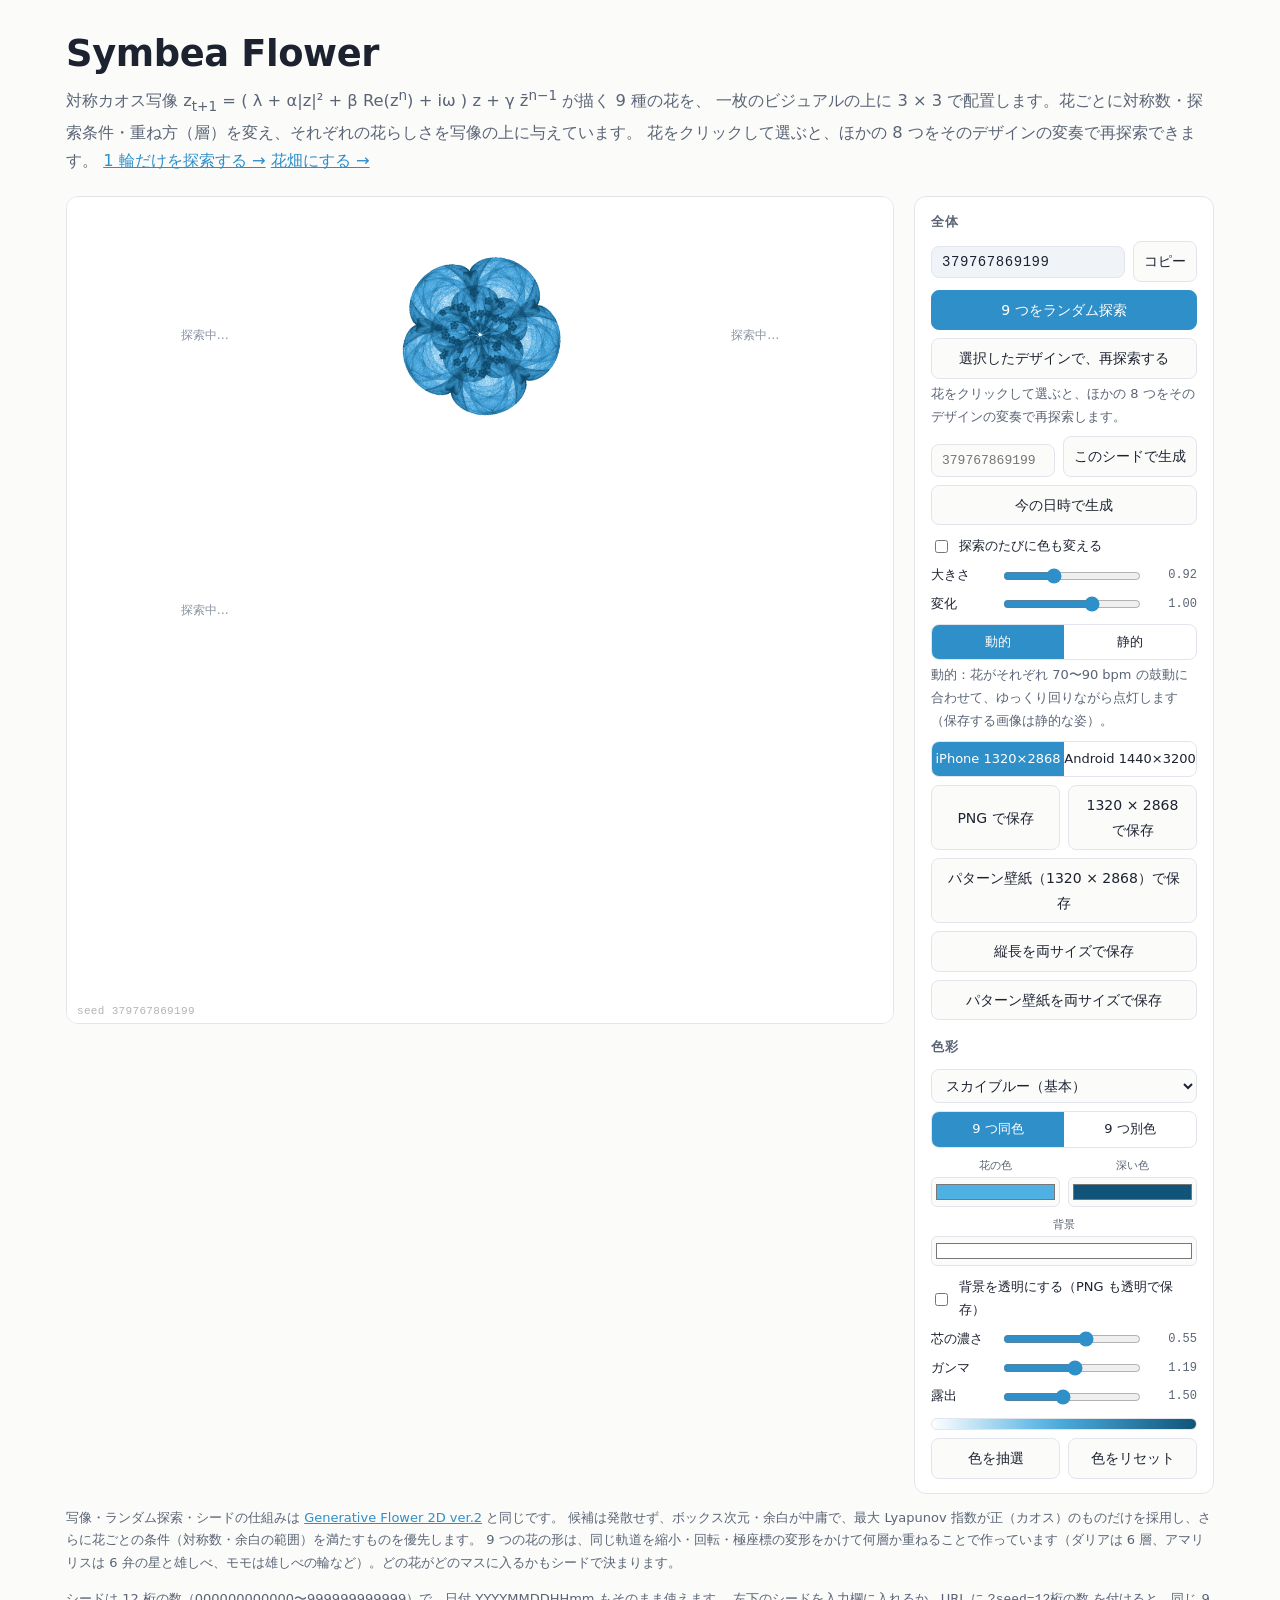
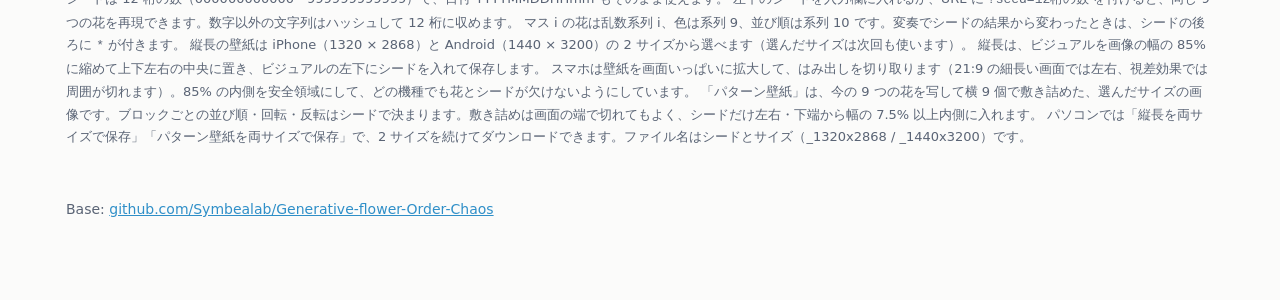
<file: index.html>
<!doctype html>
<html lang="ja">
<head>
<meta charset="utf-8">
<meta name="viewport" content="width=device-width, initial-scale=1">
<title>Symbea Flower</title>
<!-- Pages の公開元がリポジトリ直下（/）のときに docs/ のページへ移る。?seed= はそのまま引き継ぐ -->
<script>location.replace("docs/" + location.search + location.hash);</script>
<meta http-equiv="refresh" content="0; url=docs/">
</head>
<body><p><a href="docs/">Symbea Flower を開く</a></p></body>
</html>
</file>
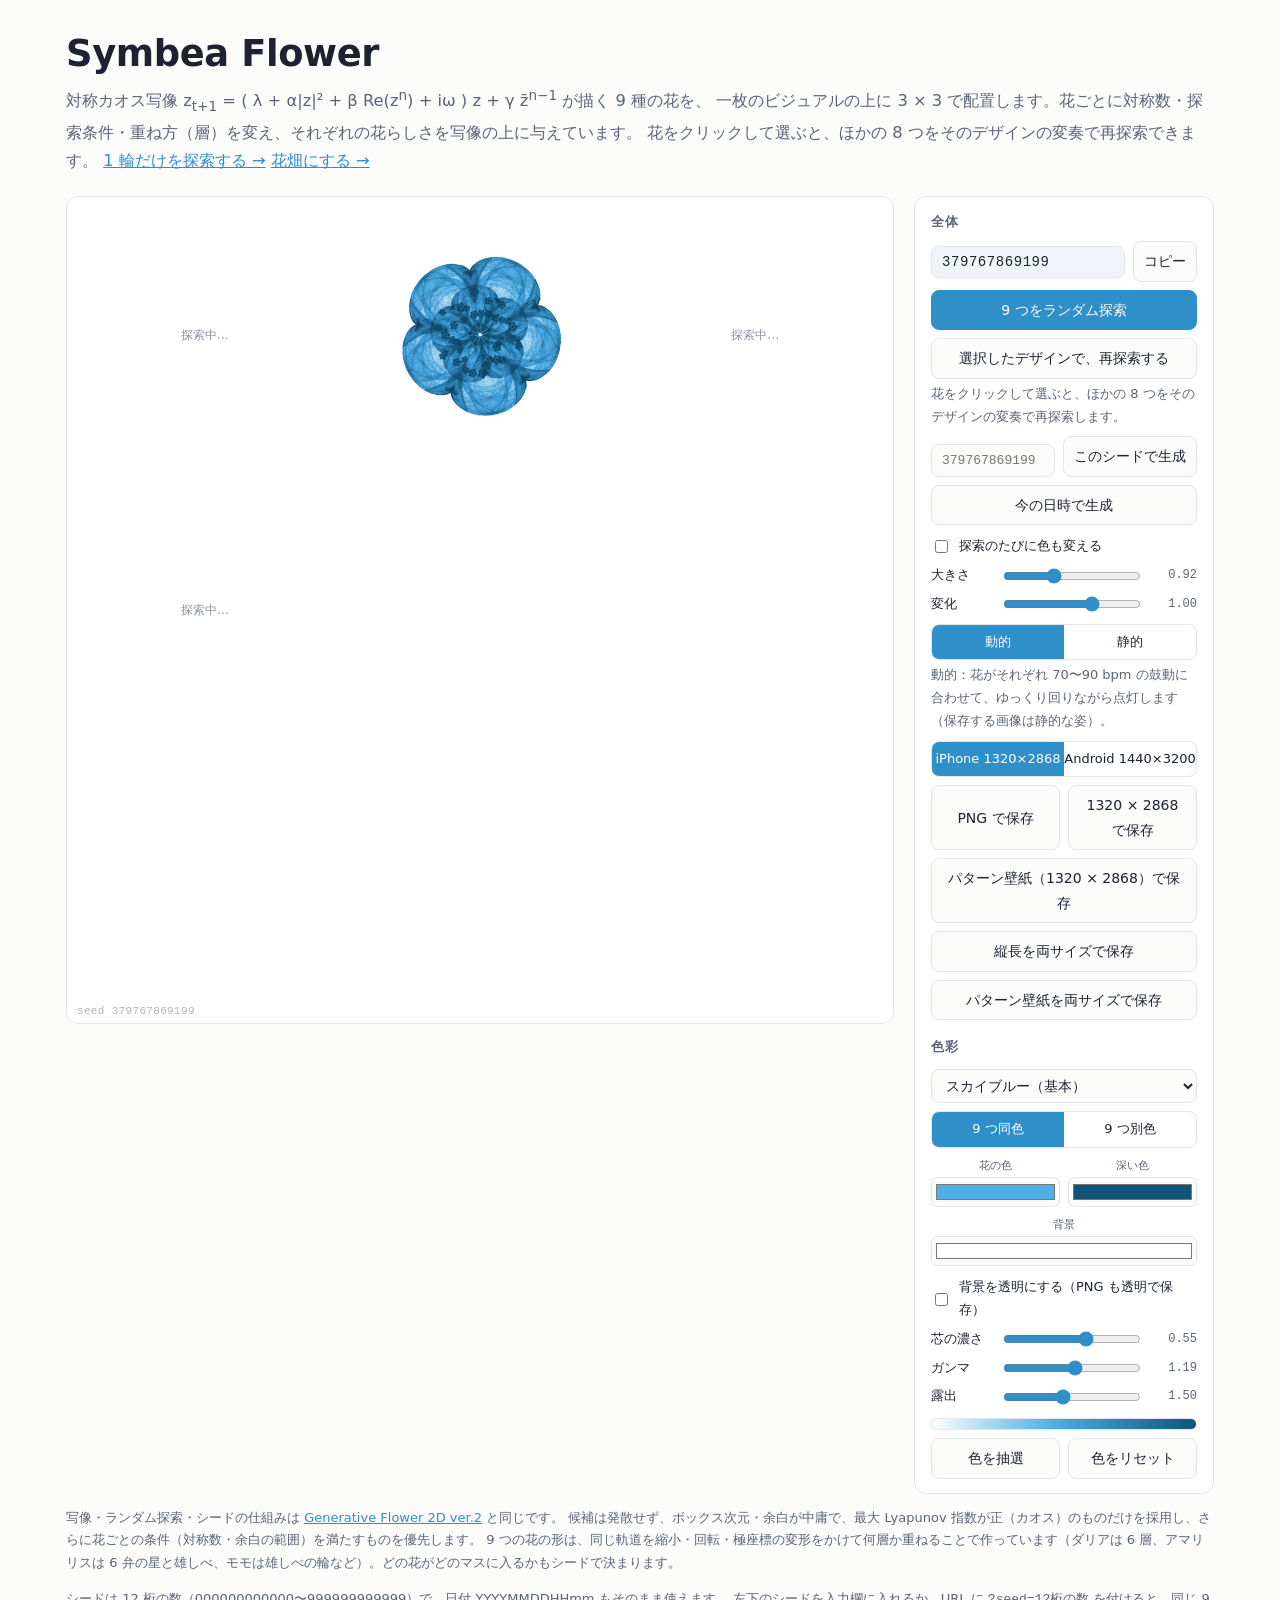
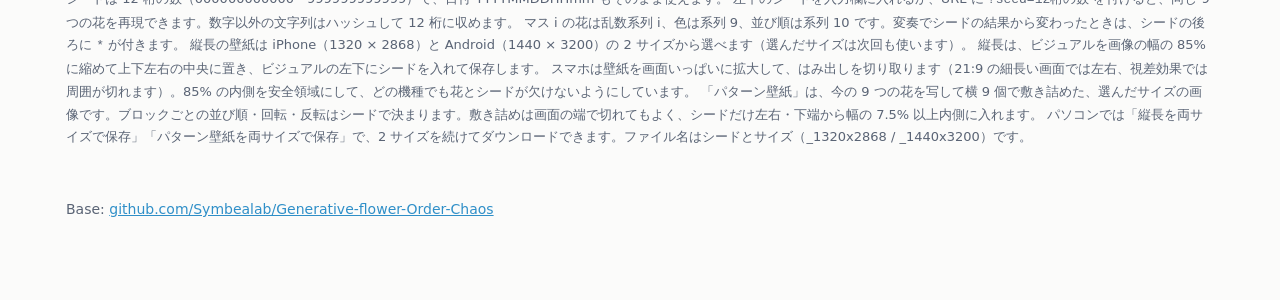
<file: docs/index.html>
<!doctype html>
<html lang="ja">
<head>
<meta charset="utf-8">
<meta name="viewport" content="width=device-width, initial-scale=1">
<title>Symbea Flower — 9 つの花（3 × 3）</title>
<meta name="description" content="対称カオス写像が描く 9 種の花（ポインセチア、マーガレット、アマリリス、アネモネ、センニチコウ、ダリア、ニゲラ、モモ、マリーゴールド）を 3 × 3 に配置する。">
<link rel="stylesheet" href="css/symbea.css">
</head>
<body data-grid="3">
<main>
  <h1>Symbea Flower</h1>
  <p class="lead">対称カオス写像 z<sub>t+1</sub> = ( λ + α|z|² + β Re(z<sup>n</sup>) + iω ) z + γ z̄<sup>n−1</sup> が描く 9 種の花を、
  一枚のビジュアルの上に 3 × 3 で配置します。花ごとに対称数・探索条件・重ね方（層）を変え、それぞれの花らしさを写像の上に与えています。
  花をクリックして選ぶと、ほかの 8 つをそのデザインの変奏で再探索できます。
  <a href="single.html">1 輪だけを探索する →</a> <a href="garden.html">花畑にする →</a></p>

  <div class="studio">
    <div class="canvas-wrap" id="wrap" tabindex="0" role="button" aria-label="花を選ぶ">
      <canvas id="cv" width="1440" height="1440"></canvas>
      <div id="marks"></div>
      <div id="seed"></div>
    </div>
    <div class="panel">
      <h4>全体</h4>
      <div class="seedcur">
        <code id="seedCur" title="クリックで全選択">—</code>
        <button id="seedCopy">コピー</button>
      </div>
      <button id="rollAll" class="primary">9 つをランダム探索</button>
      <button id="variations">選択したデザインで、再探索する</button>
      <p class="hint" style="margin:4px 0 0">花をクリックして選ぶと、ほかの 8 つをそのデザインの変奏で再探索します。</p>
      <div class="seedrow">
        <input type="text" id="seedIn" inputmode="numeric" autocomplete="off" spellcheck="false" placeholder="12 桁のシード" aria-label="シード（12 桁）">
        <button id="seedGo">このシードで生成</button>
      </div>
      <p class="hint" id="seedErr" role="alert" style="margin:4px 0 0;color:#c0392b" hidden></p>
      <button id="seedNow">今の日時で生成</button>
      <label class="check"><input type="checkbox" id="rollColor"> 探索のたびに色も変える</label>
      <div id="layoutSliders"></div>
      <div class="seg" role="radiogroup" aria-label="動き">
        <label><input type="radio" name="motion" value="dynamic"> 動的</label>
        <label><input type="radio" name="motion" value="static"> 静的</label>
      </div>
      <p class="hint" style="margin:4px 0 0">動的：花がそれぞれ 70〜90 bpm の鼓動に合わせて、ゆっくり回りながら点灯します（保存する画像は静的な姿）。</p>
      <div class="seg" role="radiogroup" aria-label="壁紙のサイズ">
        <label><input type="radio" name="wpsize" value="iphone"> iPhone 1320×2868</label>
        <label><input type="radio" name="wpsize" value="android"> Android 1440×3200</label>
      </div>
      <div class="row">
        <button id="saveAll">PNG で保存</button>
        <button id="saveTall">1320 × 2868 で保存</button>
      </div>
      <button id="savePattern">パターン壁紙（1320 × 2868）で保存</button>
      <button id="saveBoth" hidden>縦長を両サイズで保存</button>
      <button id="savePatternBoth" hidden>パターン壁紙を両サイズで保存</button>

      <h4>色彩</h4>
      <select id="colorSet" aria-label="色のセット"></select>
      <div class="seg" role="radiogroup" aria-label="色の割り当て">
        <label><input type="radio" name="cmode" value="same"> 9 つ同色</label>
        <label><input type="radio" name="cmode" value="each"> 9 つ別色</label>
      </div>
      <div class="colors" id="sameColors"><label>花の色<input type="color" id="base"></label><label>深い色<input type="color" id="deep"></label></div>
      <div class="grid9" id="eachColors"></div>
      <div class="colors"><label>背景<input type="color" id="bg"></label></div>
      <label class="check"><input type="checkbox" id="bgClear"> 背景を透明にする（PNG も透明で保存）</label>
      <div id="colorSliders"></div>
      <div id="swatch"></div>
      <div class="row">
        <button id="randColor">色を抽選</button>
        <button id="resetColor">色をリセット</button>
      </div>
    </div>
  </div>

  <p class="hint">写像・ランダム探索・シードの仕組みは
  <a href="https://symbealab.github.io/Generative-flower-Order-Chaos/2d-v2.html">Generative Flower 2D ver.2</a> と同じです。
  候補は発散せず、ボックス次元・余白が中庸で、最大 Lyapunov 指数が正（カオス）のものだけを採用し、さらに花ごとの条件（対称数・余白の範囲）を満たすものを優先します。
  9 つの花の形は、同じ軌道を縮小・回転・極座標の変形をかけて何層か重ねることで作っています（ダリアは 6 層、アマリリスは 6 弁の星と雄しべ、モモは雄しべの輪など）。どの花がどのマスに入るかもシードで決まります。</p>
  <p class="hint">シードは 12 桁の数（000000000000〜999999999999）で、日付 YYYYMMDDHHmm もそのまま使えます。
  左下のシードを入力欄に入れるか、URL に <code>?seed=12桁の数</code> を付けると、同じ 9 つの花を再現できます。数字以外の文字列はハッシュして 12 桁に収めます。
  マス i の花は乱数系列 i、色は系列 9、並び順は系列 10 です。変奏でシードの結果から変わったときは、シードの後ろに <code>*</code> が付きます。
  縦長の壁紙は iPhone（1320 × 2868）と Android（1440 × 3200）の 2 サイズから選べます（選んだサイズは次回も使います）。
  縦長は、ビジュアルを画像の幅の 85% に縮めて上下左右の中央に置き、ビジュアルの左下にシードを入れて保存します。
  スマホは壁紙を画面いっぱいに拡大して、はみ出しを切り取ります（21:9 の細長い画面では左右、視差効果では周囲が切れます）。85% の内側を安全領域にして、どの機種でも花とシードが欠けないようにしています。
  「パターン壁紙」は、今の 9 つの花を写して横 9 個で敷き詰めた、選んだサイズの画像です。ブロックごとの並び順・回転・反転はシードで決まります。敷き詰めは画面の端で切れてもよく、シードだけ左右・下端から幅の 7.5% 以上内側に入れます。
  パソコンでは「縦長を両サイズで保存」「パターン壁紙を両サイズで保存」で、2 サイズを続けてダウンロードできます。ファイル名はシードとサイズ（_1320x2868 / _1440x3200）です。</p>

  <footer>Base: <a href="https://github.com/Symbealab/Generative-flower-Order-Chaos">github.com/Symbealab/Generative-flower-Order-Chaos</a></footer>
</main>

<div class="saver" id="saver" role="dialog" aria-modal="true" aria-label="画像を保存" hidden>
  <div class="saver-box">
    <img id="saverImg" alt="保存する画像">
    <p>画像を長押しして「"写真"に保存」を選ぶと、写真に保存できます。</p>
    <div class="saver-btns">
      <button id="saverShare" class="primary" hidden>共有・保存</button>
      <button id="saverClose">閉じる</button>
    </div>
  </div>
</div>

<script src="js/symbea.js"></script>
</body>
</html>
</file>
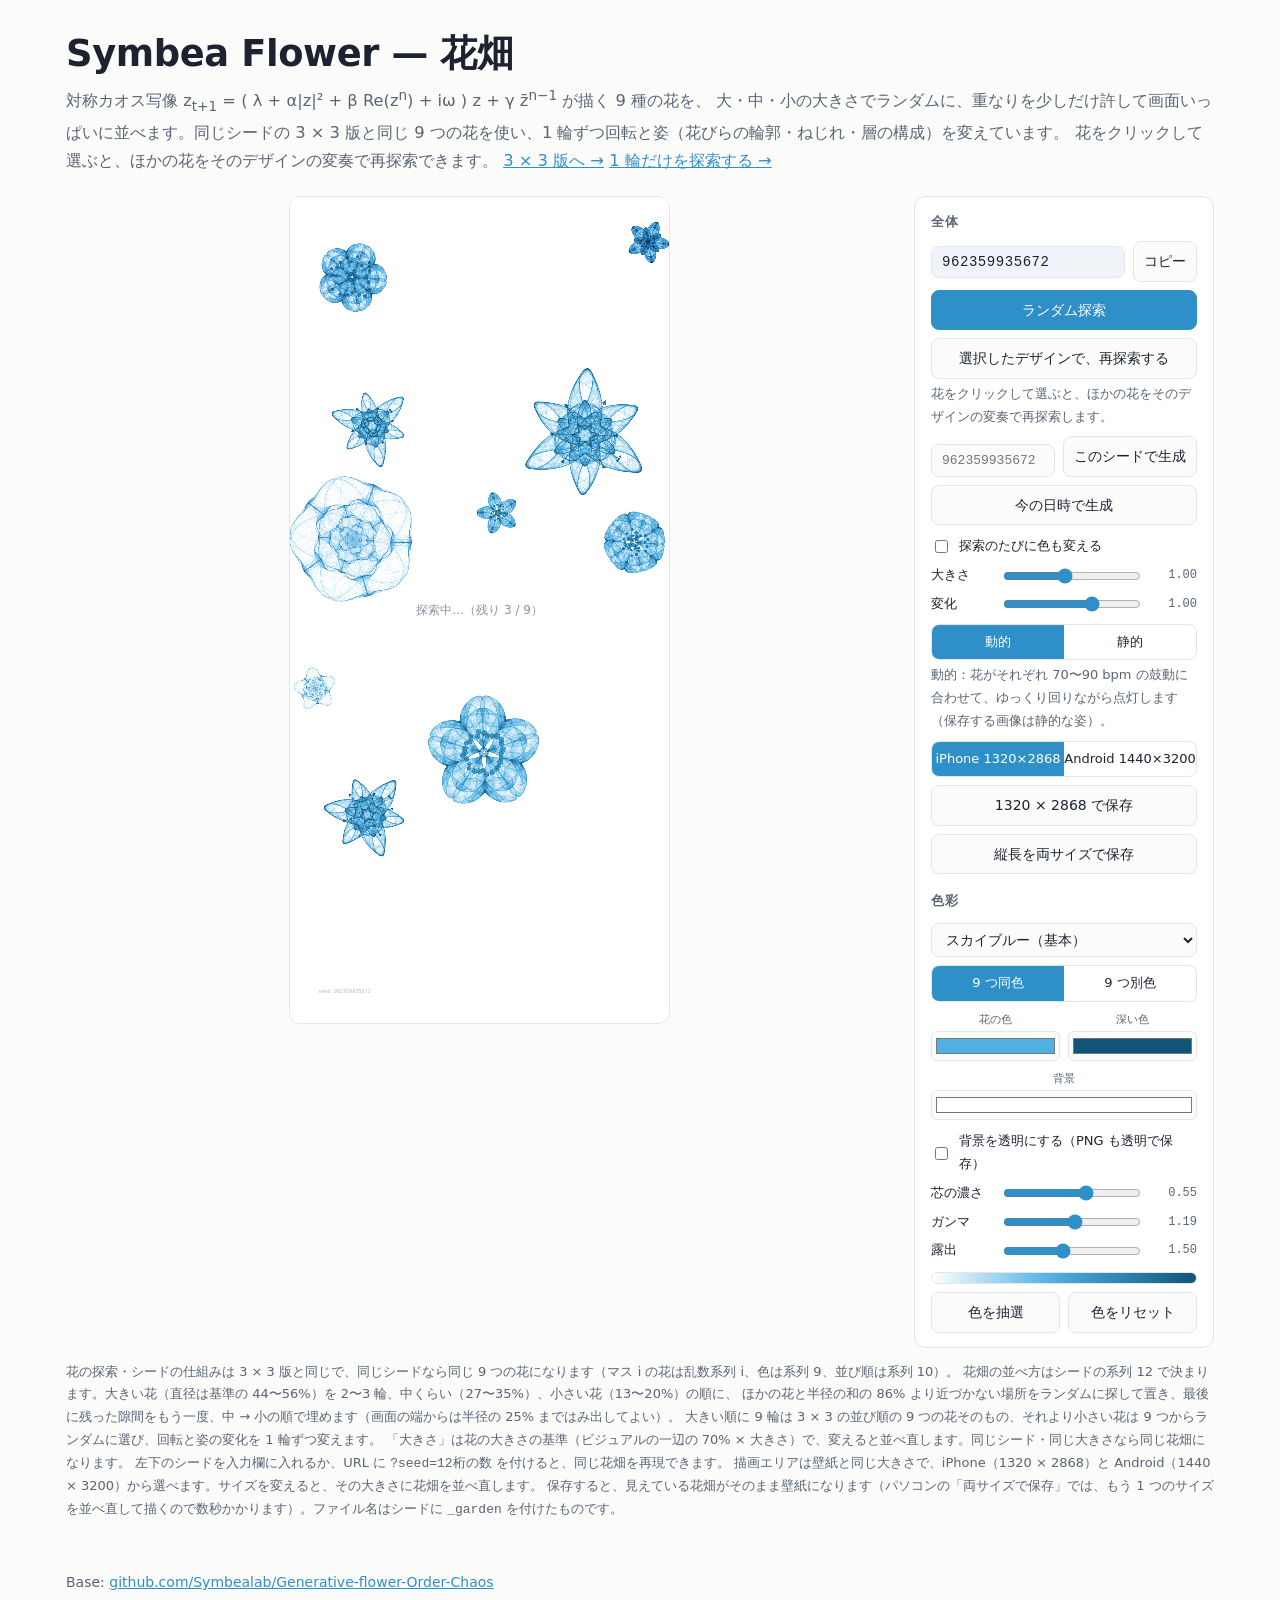
<file: docs/garden.html>
<!doctype html>
<html lang="ja">
<head>
<meta charset="utf-8">
<meta name="viewport" content="width=device-width, initial-scale=1">
<title>Symbea Flower — 花畑</title>
<meta name="description" content="対称カオス写像が描く 9 種の花（ポインセチア、マーガレット、アマリリス、アネモネ、センニチコウ、ダリア、ニゲラ、モモ、マリーゴールド）を、大・中・小の大きさで画面いっぱいに並べた花畑。">
<link rel="stylesheet" href="css/symbea.css">
</head>
<body data-grid="garden">
<main>
  <h1>Symbea Flower — 花畑</h1>
  <p class="lead">対称カオス写像 z<sub>t+1</sub> = ( λ + α|z|² + β Re(z<sup>n</sup>) + iω ) z + γ z̄<sup>n−1</sup> が描く 9 種の花を、
  大・中・小の大きさでランダムに、重なりを少しだけ許して画面いっぱいに並べます。同じシードの 3 × 3 版と同じ 9 つの花を使い、1 輪ずつ回転と姿（花びらの輪郭・ねじれ・層の構成）を変えています。
  花をクリックして選ぶと、ほかの花をそのデザインの変奏で再探索できます。
  <a href="./">3 × 3 版へ →</a> <a href="single.html">1 輪だけを探索する →</a></p>

  <div class="studio">
    <div class="canvas-wrap" id="wrap" tabindex="0" role="button" aria-label="花を選ぶ">
      <canvas id="cv" width="1440" height="1440"></canvas>
      <div id="marks"></div>
      <div id="seed"></div>
    </div>
    <div class="panel">
      <h4>全体</h4>
      <div class="seedcur">
        <code id="seedCur" title="クリックで全選択">—</code>
        <button id="seedCopy">コピー</button>
      </div>
      <button id="rollAll" class="primary">ランダム探索</button>
      <button id="variations">選択したデザインで、再探索する</button>
      <p class="hint" style="margin:4px 0 0">花をクリックして選ぶと、ほかの花をそのデザインの変奏で再探索します。</p>
      <div class="seedrow">
        <input type="text" id="seedIn" inputmode="numeric" autocomplete="off" spellcheck="false" placeholder="12 桁のシード" aria-label="シード（12 桁）">
        <button id="seedGo">このシードで生成</button>
      </div>
      <p class="hint" id="seedErr" role="alert" style="margin:4px 0 0;color:#c0392b" hidden></p>
      <button id="seedNow">今の日時で生成</button>
      <label class="check"><input type="checkbox" id="rollColor"> 探索のたびに色も変える</label>
      <div id="layoutSliders"></div>
      <div class="seg" role="radiogroup" aria-label="動き">
        <label><input type="radio" name="motion" value="dynamic"> 動的</label>
        <label><input type="radio" name="motion" value="static"> 静的</label>
      </div>
      <p class="hint" style="margin:4px 0 0">動的：花がそれぞれ 70〜90 bpm の鼓動に合わせて、ゆっくり回りながら点灯します（保存する画像は静的な姿）。</p>
      <div class="seg" role="radiogroup" aria-label="壁紙のサイズ">
        <label><input type="radio" name="wpsize" value="iphone"> iPhone 1320×2868</label>
        <label><input type="radio" name="wpsize" value="android"> Android 1440×3200</label>
      </div>
      <button id="saveAll" hidden>PNG で保存</button>
      <button id="saveTall">1320 × 2868 で保存</button>
      <button id="saveBoth" hidden>縦長を両サイズで保存</button>

      <h4>色彩</h4>
      <select id="colorSet" aria-label="色のセット"></select>
      <div class="seg" role="radiogroup" aria-label="色の割り当て">
        <label><input type="radio" name="cmode" value="same"> 9 つ同色</label>
        <label><input type="radio" name="cmode" value="each"> 9 つ別色</label>
      </div>
      <div class="colors" id="sameColors"><label>花の色<input type="color" id="base"></label><label>深い色<input type="color" id="deep"></label></div>
      <div class="grid9" id="eachColors"></div>
      <div class="colors"><label>背景<input type="color" id="bg"></label></div>
      <label class="check"><input type="checkbox" id="bgClear"> 背景を透明にする（PNG も透明で保存）</label>
      <div id="colorSliders"></div>
      <div id="swatch"></div>
      <div class="row">
        <button id="randColor">色を抽選</button>
        <button id="resetColor">色をリセット</button>
      </div>
    </div>
  </div>

  <p class="hint">花の探索・シードの仕組みは 3 × 3 版と同じで、同じシードなら同じ 9 つの花になります（マス i の花は乱数系列 i、色は系列 9、並び順は系列 10）。
  花畑の並べ方はシードの系列 12 で決まります。大きい花（直径は基準の 44〜56%）を 2〜3 輪、中くらい（27〜35%）、小さい花（13〜20%）の順に、
  ほかの花と半径の和の 86% より近づかない場所をランダムに探して置き、最後に残った隙間をもう一度、中 → 小の順で埋めます（画面の端からは半径の 25% まではみ出してよい）。
  大きい順に 9 輪は 3 × 3 の並び順の 9 つの花そのもの、それより小さい花は 9 つからランダムに選び、回転と姿の変化を 1 輪ずつ変えます。
  「大きさ」は花の大きさの基準（ビジュアルの一辺の 70% × 大きさ）で、変えると並べ直します。同じシード・同じ大きさなら同じ花畑になります。
  左下のシードを入力欄に入れるか、URL に <code>?seed=12桁の数</code> を付けると、同じ花畑を再現できます。
  描画エリアは壁紙と同じ大きさで、iPhone（1320 × 2868）と Android（1440 × 3200）から選べます。サイズを変えると、その大きさに花畑を並べ直します。
  保存すると、見えている花畑がそのまま壁紙になります（パソコンの「両サイズで保存」では、もう 1 つのサイズを並べ直して描くので数秒かかります）。ファイル名はシードに <code>_garden</code> を付けたものです。</p>

  <footer>Base: <a href="https://github.com/Symbealab/Generative-flower-Order-Chaos">github.com/Symbealab/Generative-flower-Order-Chaos</a></footer>
</main>

<div class="saver" id="saver" role="dialog" aria-modal="true" aria-label="画像を保存" hidden>
  <div class="saver-box">
    <img id="saverImg" alt="保存する画像">
    <p>画像を長押しして「"写真"に保存」を選ぶと、写真に保存できます。</p>
    <div class="saver-btns">
      <button id="saverShare" class="primary" hidden>共有・保存</button>
      <button id="saverClose">閉じる</button>
    </div>
  </div>
</div>

<script src="js/symbea.js"></script>
</body>
</html>
</file>
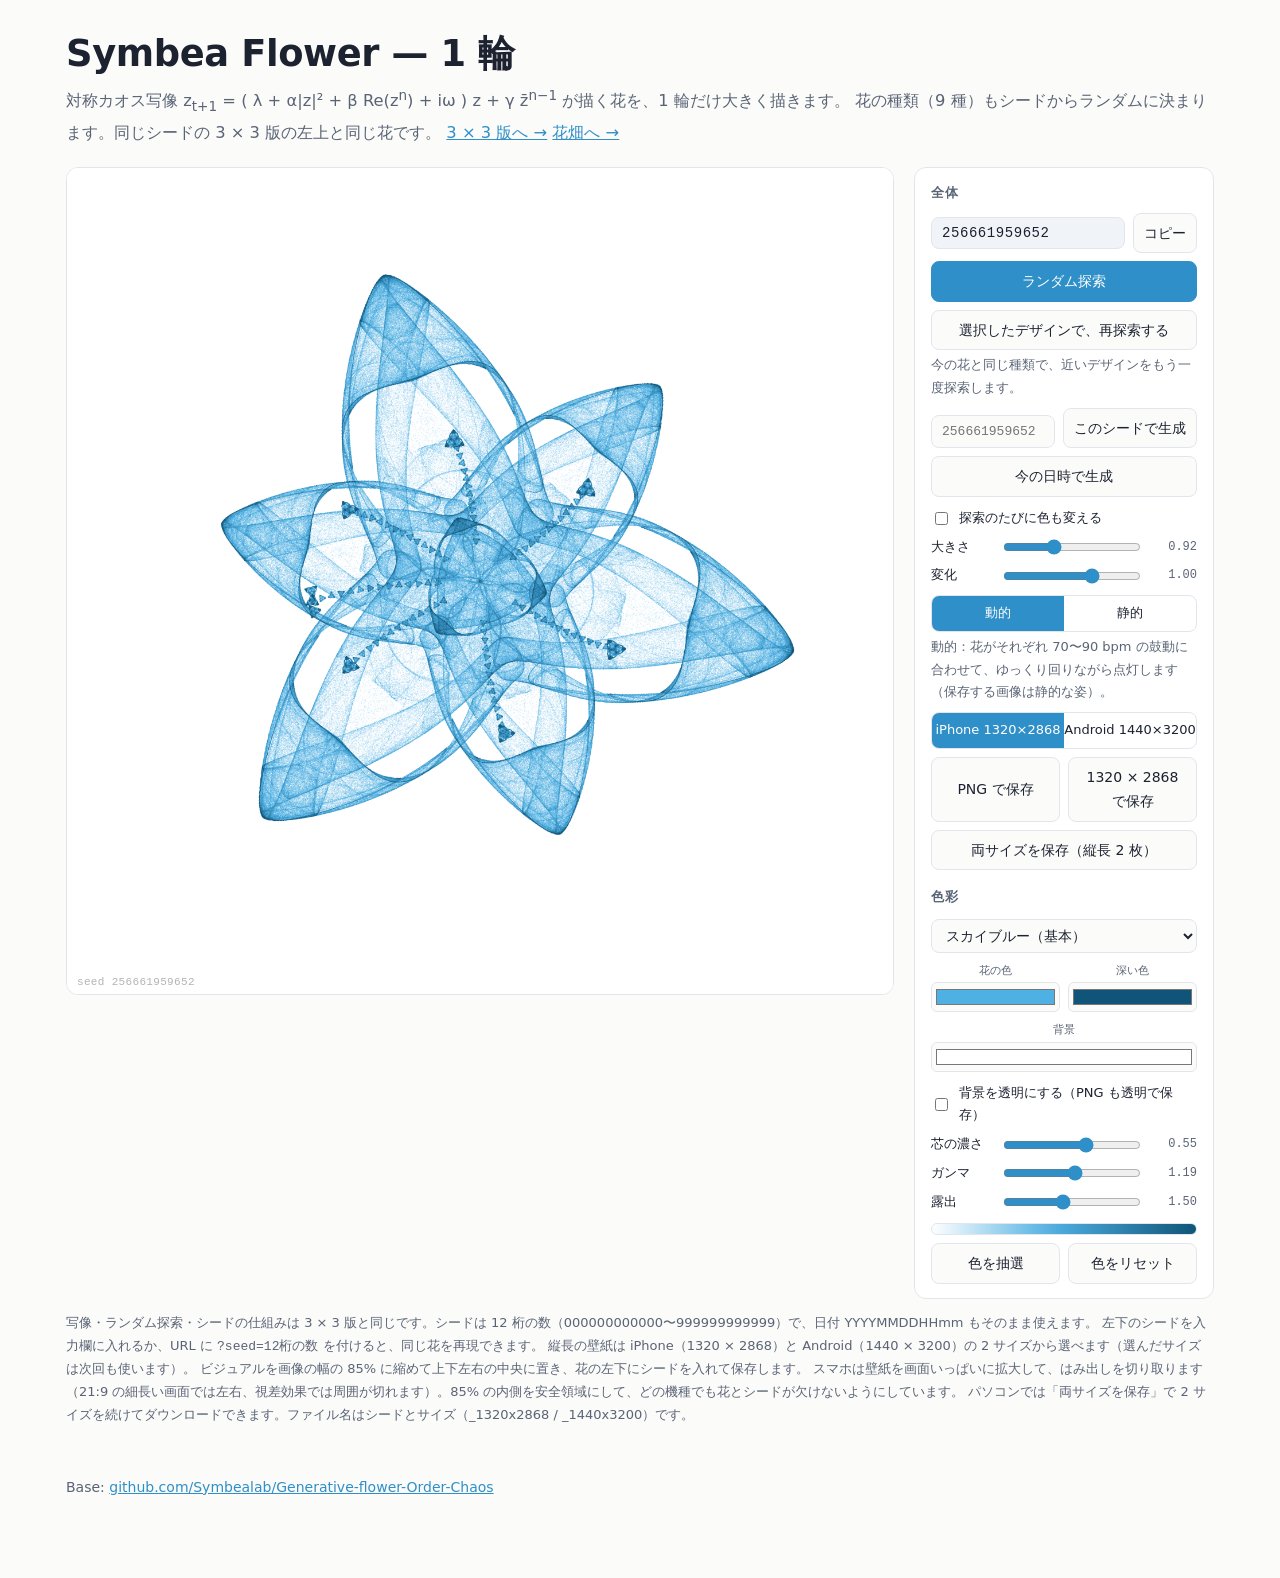
<file: docs/single.html>
<!doctype html>
<html lang="ja">
<head>
<meta charset="utf-8">
<meta name="viewport" content="width=device-width, initial-scale=1">
<title>Symbea Flower — 1 輪</title>
<meta name="description" content="対称カオス写像が描く花を 1 輪だけ探索する。花の種類（ポインセチア、マーガレット、アマリリス、アネモネ、センニチコウ、ダリア、ニゲラ、モモ、マリーゴールド）もシードからランダムに決まる。">
<link rel="stylesheet" href="css/symbea.css">
</head>
<body data-grid="1">
<main>
  <h1>Symbea Flower — 1 輪</h1>
  <p class="lead">対称カオス写像 z<sub>t+1</sub> = ( λ + α|z|² + β Re(z<sup>n</sup>) + iω ) z + γ z̄<sup>n−1</sup> が描く花を、1 輪だけ大きく描きます。
  花の種類（9 種）もシードからランダムに決まります。同じシードの 3 × 3 版の左上と同じ花です。
  <a href="./">3 × 3 版へ →</a> <a href="garden.html">花畑へ →</a></p>

  <div class="studio">
    <div class="canvas-wrap" id="wrap">
      <canvas id="cv" width="1440" height="1440"></canvas>
      <div id="marks"></div>
      <div id="seed"></div>
    </div>
    <div class="panel">
      <h4>全体</h4>
      <div class="seedcur">
        <code id="seedCur" title="クリックで全選択">—</code>
        <button id="seedCopy">コピー</button>
      </div>
      <button id="rollAll" class="primary">ランダム探索</button>
      <button id="variations">選択したデザインで、再探索する</button>
      <p class="hint" style="margin:4px 0 0">今の花と同じ種類で、近いデザインをもう一度探索します。</p>
      <div class="seedrow">
        <input type="text" id="seedIn" inputmode="numeric" autocomplete="off" spellcheck="false" placeholder="12 桁のシード" aria-label="シード（12 桁）">
        <button id="seedGo">このシードで生成</button>
      </div>
      <p class="hint" id="seedErr" role="alert" style="margin:4px 0 0;color:#c0392b" hidden></p>
      <button id="seedNow">今の日時で生成</button>
      <label class="check"><input type="checkbox" id="rollColor"> 探索のたびに色も変える</label>
      <div id="layoutSliders"></div>
      <div class="seg" role="radiogroup" aria-label="動き">
        <label><input type="radio" name="motion" value="dynamic"> 動的</label>
        <label><input type="radio" name="motion" value="static"> 静的</label>
      </div>
      <p class="hint" style="margin:4px 0 0">動的：花がそれぞれ 70〜90 bpm の鼓動に合わせて、ゆっくり回りながら点灯します（保存する画像は静的な姿）。</p>
      <div class="seg" role="radiogroup" aria-label="壁紙のサイズ">
        <label><input type="radio" name="wpsize" value="iphone"> iPhone 1320×2868</label>
        <label><input type="radio" name="wpsize" value="android"> Android 1440×3200</label>
      </div>
      <div class="row">
        <button id="saveAll">PNG で保存</button>
        <button id="saveTall">1320 × 2868 で保存</button>
      </div>
      <button id="saveBoth" hidden>両サイズを保存（縦長 2 枚）</button>

      <h4>色彩</h4>
      <select id="colorSet" aria-label="色のセット"></select>
      <div class="seg" role="radiogroup" aria-label="色の割り当て" hidden>
        <label><input type="radio" name="cmode" value="same"> 9 つ同色</label>
        <label><input type="radio" name="cmode" value="each"> 9 つ別色</label>
      </div>
      <div class="colors" id="sameColors"><label>花の色<input type="color" id="base"></label><label>深い色<input type="color" id="deep"></label></div>
      <div class="grid9" id="eachColors"></div>
      <div class="colors"><label>背景<input type="color" id="bg"></label></div>
      <label class="check"><input type="checkbox" id="bgClear"> 背景を透明にする（PNG も透明で保存）</label>
      <div id="colorSliders"></div>
      <div id="swatch"></div>
      <div class="row">
        <button id="randColor">色を抽選</button>
        <button id="resetColor">色をリセット</button>
      </div>
    </div>
  </div>

  <p class="hint">写像・ランダム探索・シードの仕組みは 3 × 3 版と同じです。シードは 12 桁の数（000000000000〜999999999999）で、日付 YYYYMMDDHHmm もそのまま使えます。
  左下のシードを入力欄に入れるか、URL に <code>?seed=12桁の数</code> を付けると、同じ花を再現できます。
  縦長の壁紙は iPhone（1320 × 2868）と Android（1440 × 3200）の 2 サイズから選べます（選んだサイズは次回も使います）。
  ビジュアルを画像の幅の 85% に縮めて上下左右の中央に置き、花の左下にシードを入れて保存します。
  スマホは壁紙を画面いっぱいに拡大して、はみ出しを切り取ります（21:9 の細長い画面では左右、視差効果では周囲が切れます）。85% の内側を安全領域にして、どの機種でも花とシードが欠けないようにしています。
  パソコンでは「両サイズを保存」で 2 サイズを続けてダウンロードできます。ファイル名はシードとサイズ（_1320x2868 / _1440x3200）です。</p>

  <footer>Base: <a href="https://github.com/Symbealab/Generative-flower-Order-Chaos">github.com/Symbealab/Generative-flower-Order-Chaos</a></footer>
</main>

<div class="saver" id="saver" role="dialog" aria-modal="true" aria-label="画像を保存" hidden>
  <div class="saver-box">
    <img id="saverImg" alt="保存する画像">
    <p>画像を長押しして「"写真"に保存」を選ぶと、写真に保存できます。</p>
    <div class="saver-btns">
      <button id="saverShare" class="primary" hidden>共有・保存</button>
      <button id="saverClose">閉じる</button>
    </div>
  </div>
</div>

<script src="js/symbea.js"></script>
</body>
</html>
</file>
<file: docs/css/symbea.css>
:root {
  --bg: #fbfbfa; --surface: #ffffff; --text: #1c2230; --muted: #5a6475;
  --border: #e2e6ec; --accent: #2f8fc8; --code-bg: #f0f4f8;
}
* { box-sizing: border-box; }
[hidden] { display: none !important; }
body {
  margin: 0; background: var(--bg); color: var(--text);
  font: 16px/1.75 system-ui, -apple-system, "Hiragino Sans", "Noto Sans JP", sans-serif;
}
main { max-width: 1180px; margin: 0 auto; padding: 32px 16px 80px; }
h1 { font-size: clamp(1.6rem, 4.4vw, 2.3rem); line-height: 1.2; margin: 0 0 8px; letter-spacing: -0.01em; }
.lead { color: var(--muted); font-size: 1.02rem; margin: 0 0 20px; }
a { color: var(--accent); }
.studio { display: grid; grid-template-columns: minmax(0, 1fr) 300px; gap: 20px; align-items: start; }
@media (max-width: 820px) { .studio { grid-template-columns: 1fr; } }
.canvas-wrap {
  container-type: inline-size;
  position: relative; background: #fff; border-radius: 12px; overflow: hidden; aspect-ratio: 1; cursor: pointer;
  border: 1px solid var(--border);
}
.canvas-wrap canvas { width: 100%; height: 100%; display: block; }
/* 花畑：描画エリアは壁紙と同じ縦横比。パソコンは画面の高さに収め、スマホは画面の幅いっぱい（左右の余白も使う） */
.canvas-wrap.tall { aspect-ratio: var(--ar); width: min(100%, calc(92vh * var(--arw))); justify-self: center; }
@media (max-width: 820px) {
  .canvas-wrap.tall { width: auto; justify-self: stretch; margin-inline: -16px; border-radius: 0; border: 0; }
}
/* 選択の目印は画像には含めず、上に重ねるだけ（クリックした直後に少しだけ出す） */
.mark {
  position: absolute; pointer-events: none;
  border: 1.5px dashed transparent; border-radius: 8px; transition: border-color .15s;
}
.mark.flash { border-color: var(--accent); transition: none; }
/* 透明な背景は市松模様で示す（画像には含めない） */
.canvas-wrap.clear { background: repeating-conic-gradient(#e6eaf0 0% 25%, #fff 0% 50%) 0 0 / 20px 20px !important; }
#seed {
  position: absolute; left: 10px; bottom: 6px; font: 11px/1 ui-monospace, SFMono-Regular, Menlo, monospace;
  letter-spacing: .03em; color: rgba(0, 0, 0, .3); pointer-events: none; user-select: none;
}
.mark .busy {
  position: absolute; left: 50%; top: 50%; transform: translate(-50%, -50%); font-size: 12px; color: #8a93a3;
  white-space: nowrap;
}
.panel { background: var(--surface); border: 1px solid var(--border); border-radius: 12px; padding: 14px 16px; }
.panel h4 { margin: 16px 0 2px; font-size: 13px; color: var(--muted); font-weight: 600; letter-spacing: .04em; }
.panel h4:first-child { margin-top: 0; }
.panel label.sl { display: grid; grid-template-columns: 62px 1fr 50px; align-items: center; gap: 8px; font-size: 13px; margin: 6px 0; }
.panel input[type=range] { width: 100%; accent-color: var(--accent); }
.panel output { font-family: ui-monospace, monospace; font-size: 12px; text-align: right; color: var(--muted); }
.panel select, .panel button {
  width: 100%; font: inherit; font-size: 14px; padding: 7px 10px; margin-top: 8px; border-radius: 8px;
  border: 1px solid var(--border); background: var(--bg); color: var(--text); cursor: pointer;
}
.panel button.primary { background: var(--accent); color: #fff; border-color: var(--accent); }
.panel .row { display: grid; grid-template-columns: 1fr 1fr; gap: 8px; }
.panel .seedrow { display: grid; grid-template-columns: minmax(0, 1fr) auto; gap: 8px; align-items: end; }
.panel .seedrow input {
  width: 100%; font: 13px ui-monospace, monospace; padding: 8px 10px; margin-top: 8px; border-radius: 8px;
  border: 1px solid var(--border); background: var(--bg); color: var(--text);
}
.panel .seedrow button { width: auto; }
.panel .seedcur { display: grid; grid-template-columns: minmax(0, 1fr) auto; gap: 8px; align-items: center; margin-top: 8px; }
.panel .seedcur code {
  font: 14px ui-monospace, SFMono-Regular, Menlo, monospace; letter-spacing: .04em; padding: 7px 10px; border-radius: 8px;
  background: var(--code-bg); border: 1px solid var(--border); user-select: all; -webkit-user-select: all; overflow-wrap: anywhere;
}
.panel .seedcur button { width: auto; margin-top: 0; }
.panel .check { display: flex; gap: 8px; align-items: center; font-size: 13px; margin-top: 10px; }
.panel .check input { accent-color: var(--accent); }
.panel .seg { display: grid; grid-template-columns: 1fr 1fr; margin-top: 8px; border: 1px solid var(--border); border-radius: 8px; overflow: hidden; }
.panel .seg label { text-align: center; font-size: 13px; padding: 6px 0; cursor: pointer; }
.panel .seg input { display: none; }
.panel .seg label:has(input:checked) { background: var(--accent); color: #fff; }
.panel .colors { display: flex; gap: 8px; margin-top: 8px; }
.panel .colors label { display: flex; flex-direction: column; align-items: center; gap: 2px; margin: 0; font-size: 11px; color: var(--muted); flex: 1; }
.panel .grid9 { display: grid; grid-template-columns: repeat(3, 1fr); gap: 6px 8px; margin-top: 8px; }
.panel .grid9 label { display: flex; flex-direction: column; gap: 1px; font-size: 10.5px; color: var(--muted); white-space: nowrap; overflow: hidden; }
.panel .grid9 label span { overflow: hidden; text-overflow: ellipsis; }
.panel input[type=color] { width: 100%; height: 30px; border: 1px solid var(--border); border-radius: 6px; padding: 2px; background: var(--bg); cursor: pointer; }
#swatch { height: 12px; border-radius: 6px; margin-top: 10px; border: 1px solid var(--border); }
.hint { font-size: 13px; color: var(--muted); }
footer { margin-top: 48px; color: var(--muted); font-size: 14px; }
.saver {
  position: fixed; inset: 0; z-index: 10; background: rgba(0, 0, 0, .6);
  display: flex; align-items: center; justify-content: center; padding: 16px;
}
.saver-box {
  width: min(560px, 100%); max-height: 100%; overflow: auto; background: var(--surface); color: var(--text);
  border-radius: 14px; padding: 14px; text-align: center;
}
.saver-box img { width: 100%; height: auto; display: block; border-radius: 8px; -webkit-touch-callout: default; }
.saver-box p { font-size: 14px; color: var(--muted); margin: 10px 0 4px; }
.saver-btns { display: flex; gap: 8px; margin-top: 8px; }
.saver-btns button {
  flex: 1; font: inherit; font-size: 15px; padding: 10px; border-radius: 8px; cursor: pointer;
  border: 1px solid var(--border); background: var(--bg); color: var(--text);
}
.saver-btns button.primary { background: var(--accent); color: #fff; border-color: var(--accent); }
</file>
